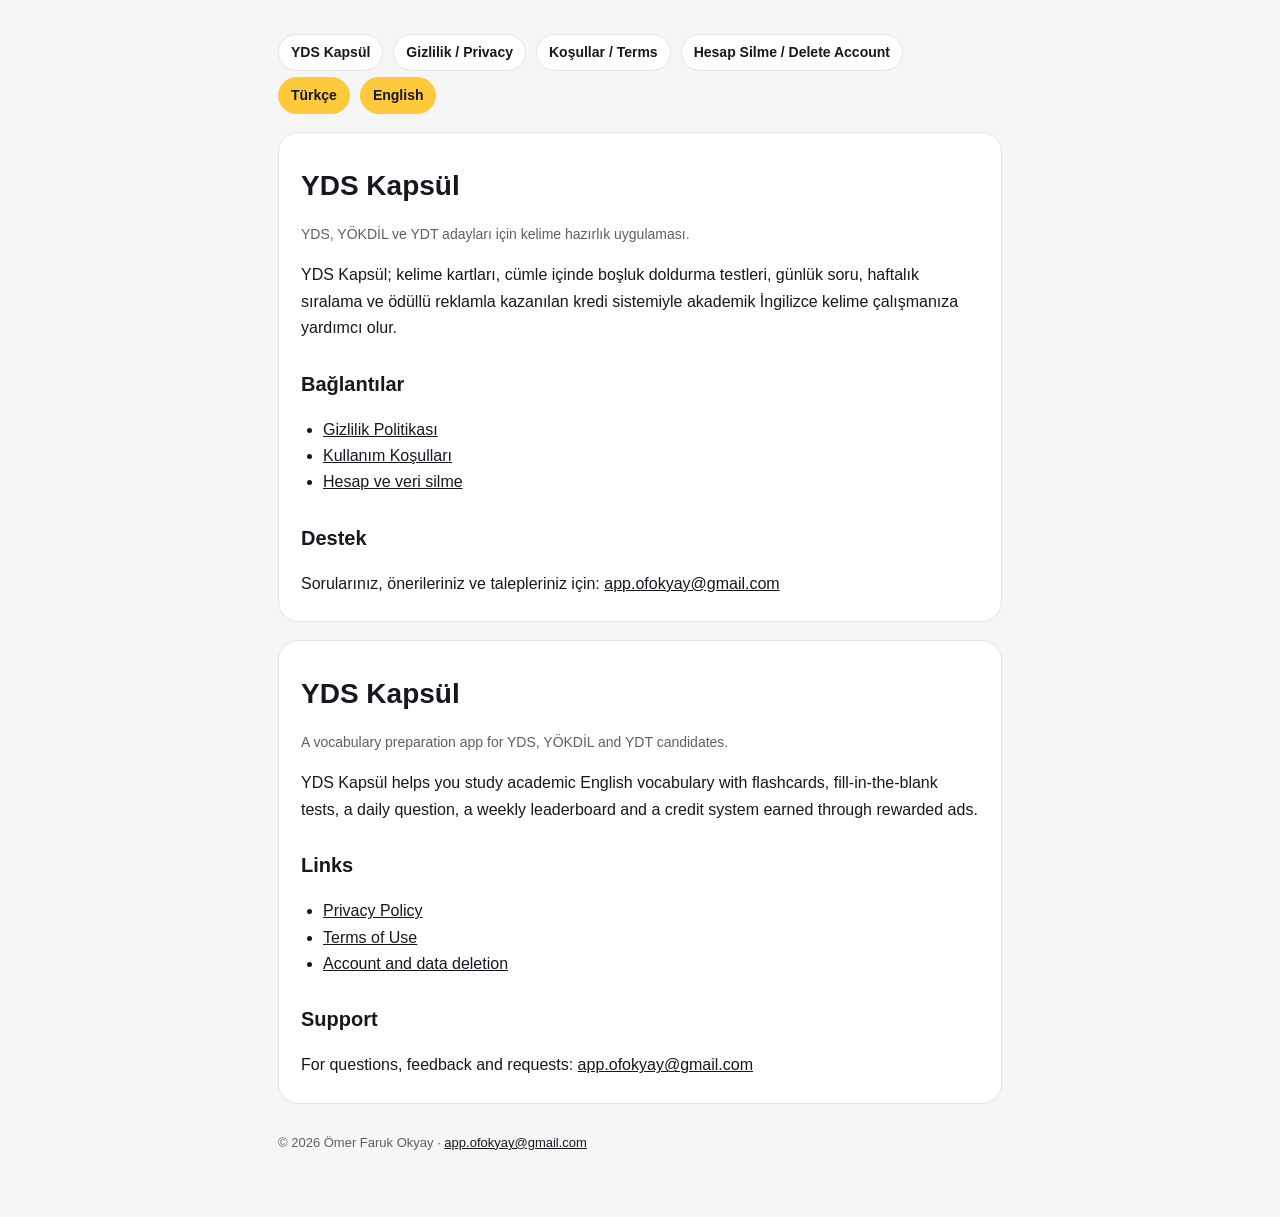
<file: index.html>
<!doctype html>
<html lang="tr"><head><meta charset="utf-8"><meta name="viewport" content="width=device-width,initial-scale=1">
<title>Ana sayfa / Home – YDS Kapsül</title><link rel="stylesheet" href="style.css"></head>
<body><main><nav><a href="index.html">YDS Kapsül</a><a href="privacy.html">Gizlilik / Privacy</a><a href="terms.html">Koşullar / Terms</a><a href="delete-account.html">Hesap Silme / Delete Account</a></nav><nav><a class="pill" href="#tr">Türkçe</a><a class="pill" href="#en">English</a></nav>
<section id="tr" class="card"><h1>YDS Kapsül</h1><p class="muted">YDS, YÖKDİL ve YDT adayları için kelime hazırlık uygulaması.</p>
<p>YDS Kapsül; kelime kartları, cümle içinde boşluk doldurma testleri, günlük soru, haftalık sıralama ve ödüllü reklamla kazanılan kredi sistemiyle akademik İngilizce kelime çalışmanıza yardımcı olur.</p>
<h2>Bağlantılar</h2><ul><li><a href="privacy.html">Gizlilik Politikası</a></li><li><a href="terms.html">Kullanım Koşulları</a></li><li><a href="delete-account.html">Hesap ve veri silme</a></li></ul>
<h2>Destek</h2><p>Sorularınız, önerileriniz ve talepleriniz için: <a href="mailto:app.ofokyay@gmail.com">app.ofokyay@gmail.com</a></p></section>
<section id="en" class="card"><h1>YDS Kapsül</h1><p class="muted">A vocabulary preparation app for YDS, YÖKDİL and YDT candidates.</p>
<p>YDS Kapsül helps you study academic English vocabulary with flashcards, fill-in-the-blank tests, a daily question, a weekly leaderboard and a credit system earned through rewarded ads.</p>
<h2>Links</h2><ul><li><a href="privacy.html">Privacy Policy</a></li><li><a href="terms.html">Terms of Use</a></li><li><a href="delete-account.html">Account and data deletion</a></li></ul>
<h2>Support</h2><p>For questions, feedback and requests: <a href="mailto:app.ofokyay@gmail.com">app.ofokyay@gmail.com</a></p></section>
<footer>© 2026 Ömer Faruk Okyay · <a href="mailto:app.ofokyay@gmail.com">app.ofokyay@gmail.com</a></footer></main></body></html>
</file>
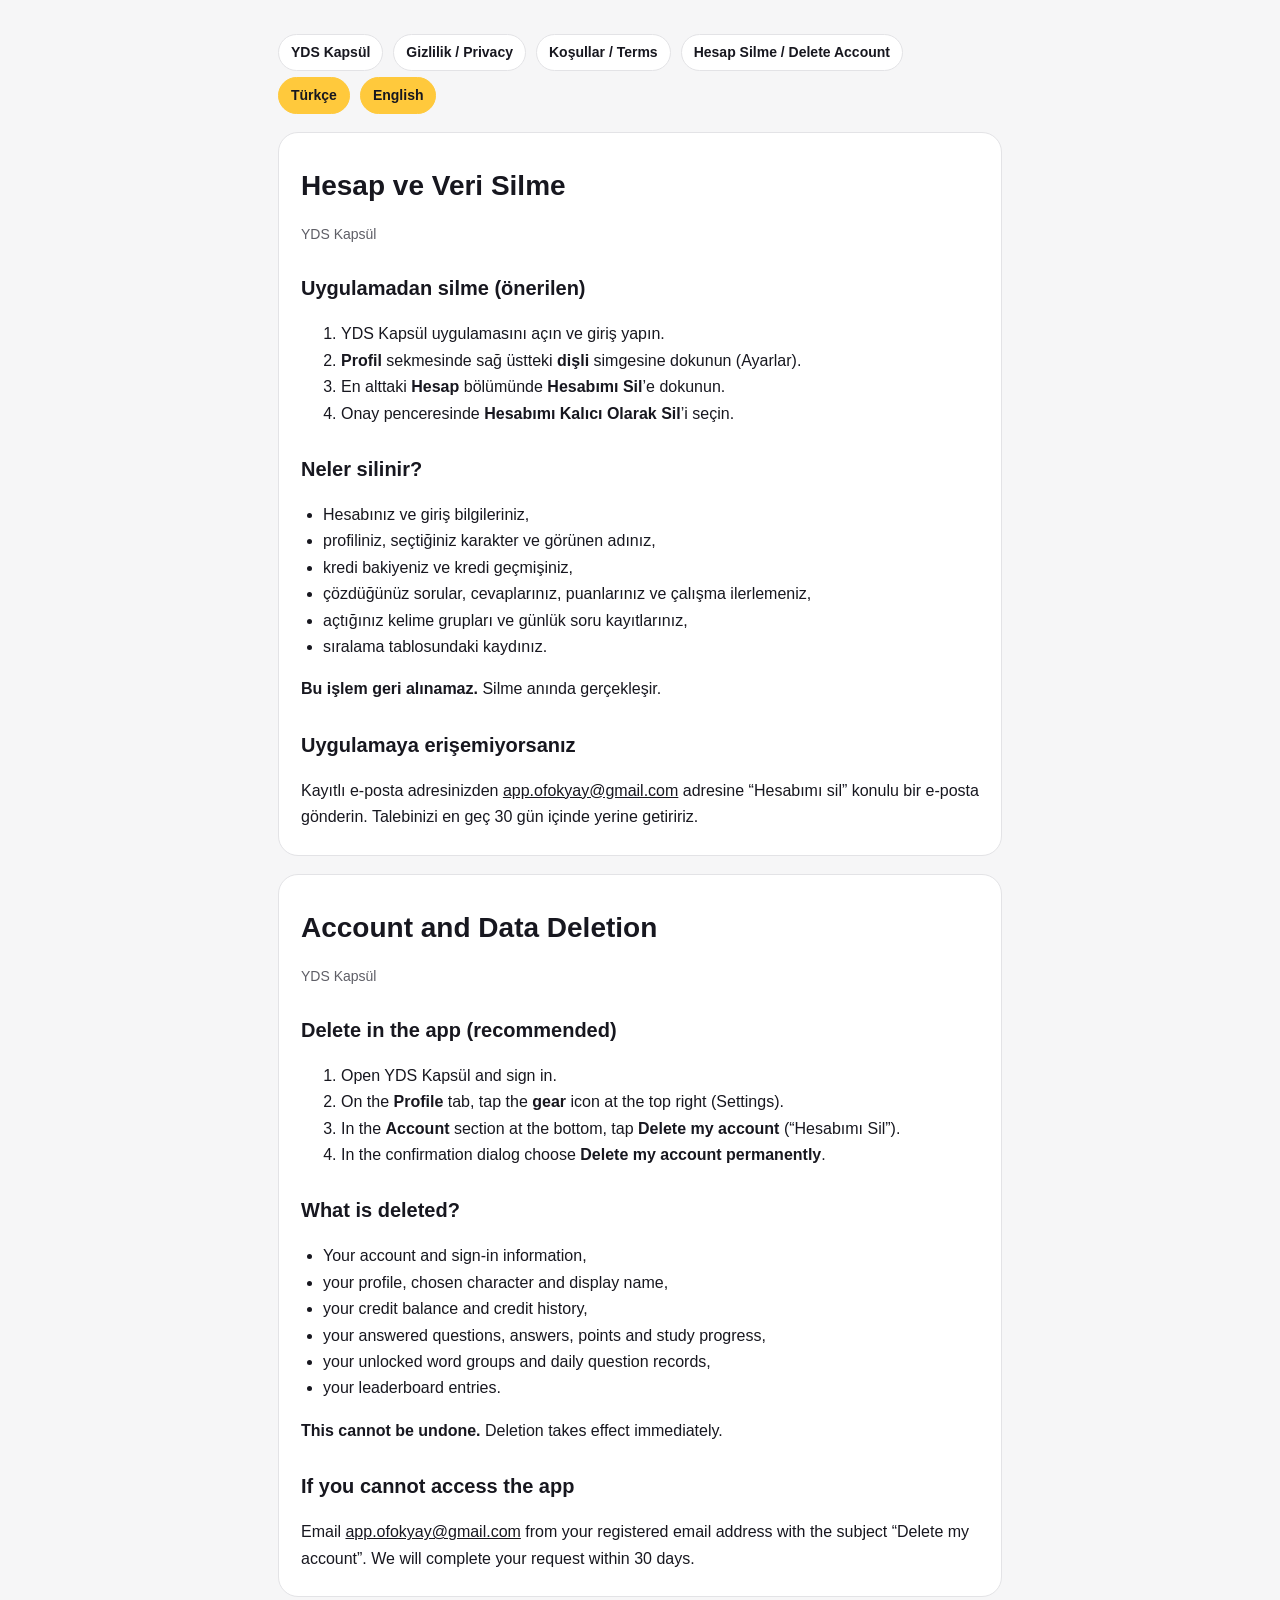
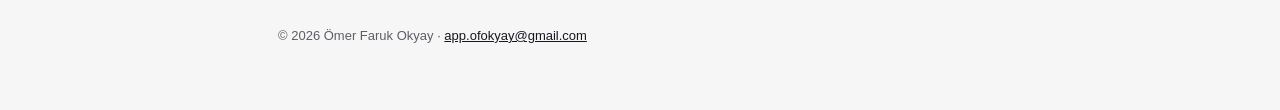
<file: delete-account.html>
<!doctype html>
<html lang="tr"><head><meta charset="utf-8"><meta name="viewport" content="width=device-width,initial-scale=1">
<title>Hesap Silme / Delete Account – YDS Kapsül</title><link rel="stylesheet" href="style.css"></head>
<body><main><nav><a href="index.html">YDS Kapsül</a><a href="privacy.html">Gizlilik / Privacy</a><a href="terms.html">Koşullar / Terms</a><a href="delete-account.html">Hesap Silme / Delete Account</a></nav><nav><a class="pill" href="#tr">Türkçe</a><a class="pill" href="#en">English</a></nav>
<section id="tr" class="card"><h1>Hesap ve Veri Silme</h1><p class="muted">YDS Kapsül</p>
<h2>Uygulamadan silme (önerilen)</h2><ol><li>YDS Kapsül uygulamasını açın ve giriş yapın.</li><li><strong>Profil</strong> sekmesinde sağ üstteki <strong>dişli</strong> simgesine dokunun (Ayarlar).</li><li>En alttaki <strong>Hesap</strong> bölümünde <strong>Hesabımı Sil</strong>’e dokunun.</li><li>Onay penceresinde <strong>Hesabımı Kalıcı Olarak Sil</strong>’i seçin.</li></ol>
<h2>Neler silinir?</h2><ul><li>Hesabınız ve giriş bilgileriniz,</li><li>profiliniz, seçtiğiniz karakter ve görünen adınız,</li><li>kredi bakiyeniz ve kredi geçmişiniz,</li><li>çözdüğünüz sorular, cevaplarınız, puanlarınız ve çalışma ilerlemeniz,</li><li>açtığınız kelime grupları ve günlük soru kayıtlarınız,</li><li>sıralama tablosundaki kaydınız.</li></ul>
<p><strong>Bu işlem geri alınamaz.</strong> Silme anında gerçekleşir.</p>
<h2>Uygulamaya erişemiyorsanız</h2><p>Kayıtlı e-posta adresinizden <a href="mailto:app.ofokyay@gmail.com">app.ofokyay@gmail.com</a> adresine “Hesabımı sil” konulu bir e-posta gönderin. Talebinizi en geç 30 gün içinde yerine getiririz.</p></section>
<section id="en" class="card"><h1>Account and Data Deletion</h1><p class="muted">YDS Kapsül</p>
<h2>Delete in the app (recommended)</h2><ol><li>Open YDS Kapsül and sign in.</li><li>On the <strong>Profile</strong> tab, tap the <strong>gear</strong> icon at the top right (Settings).</li><li>In the <strong>Account</strong> section at the bottom, tap <strong>Delete my account</strong> (“Hesabımı Sil”).</li><li>In the confirmation dialog choose <strong>Delete my account permanently</strong>.</li></ol>
<h2>What is deleted?</h2><ul><li>Your account and sign-in information,</li><li>your profile, chosen character and display name,</li><li>your credit balance and credit history,</li><li>your answered questions, answers, points and study progress,</li><li>your unlocked word groups and daily question records,</li><li>your leaderboard entries.</li></ul>
<p><strong>This cannot be undone.</strong> Deletion takes effect immediately.</p>
<h2>If you cannot access the app</h2><p>Email <a href="mailto:app.ofokyay@gmail.com">app.ofokyay@gmail.com</a> from your registered email address with the subject “Delete my account”. We will complete your request within 30 days.</p></section>
<footer>© 2026 Ömer Faruk Okyay · <a href="mailto:app.ofokyay@gmail.com">app.ofokyay@gmail.com</a></footer></main></body></html>
</file>
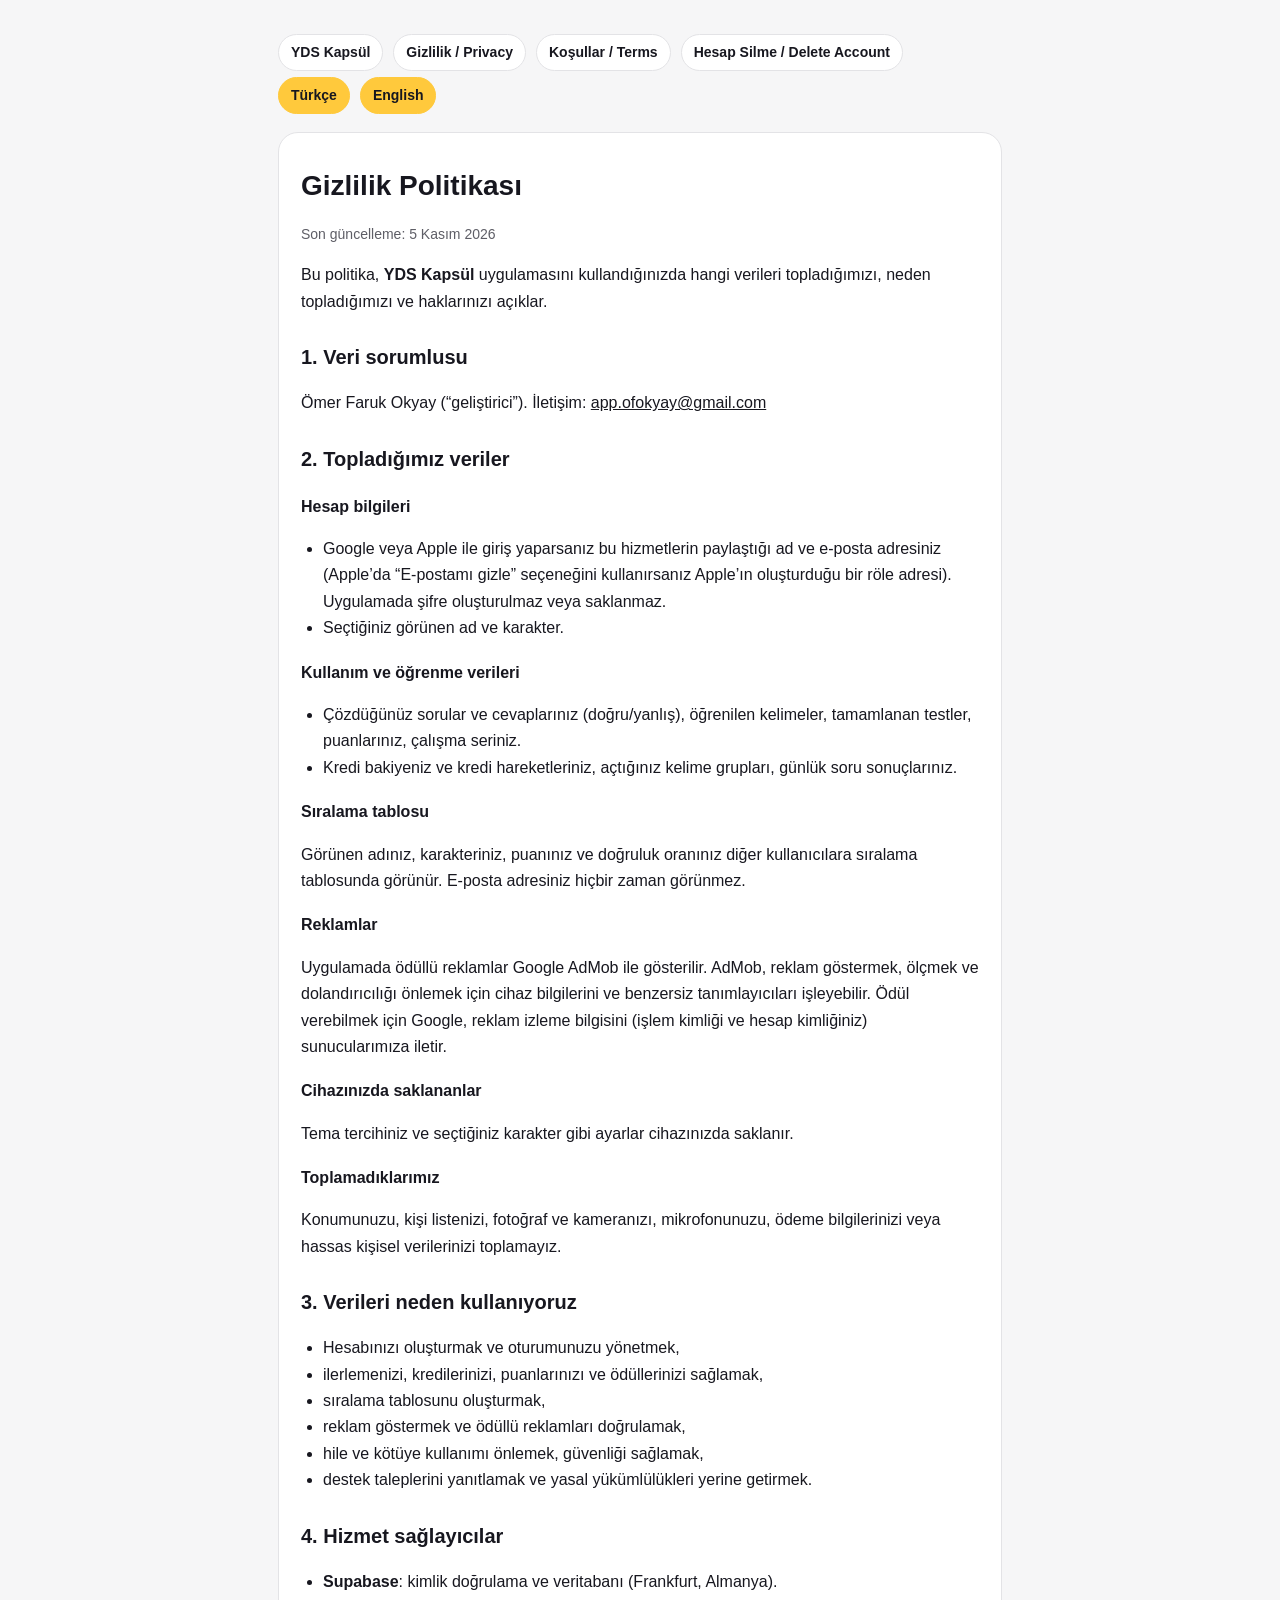
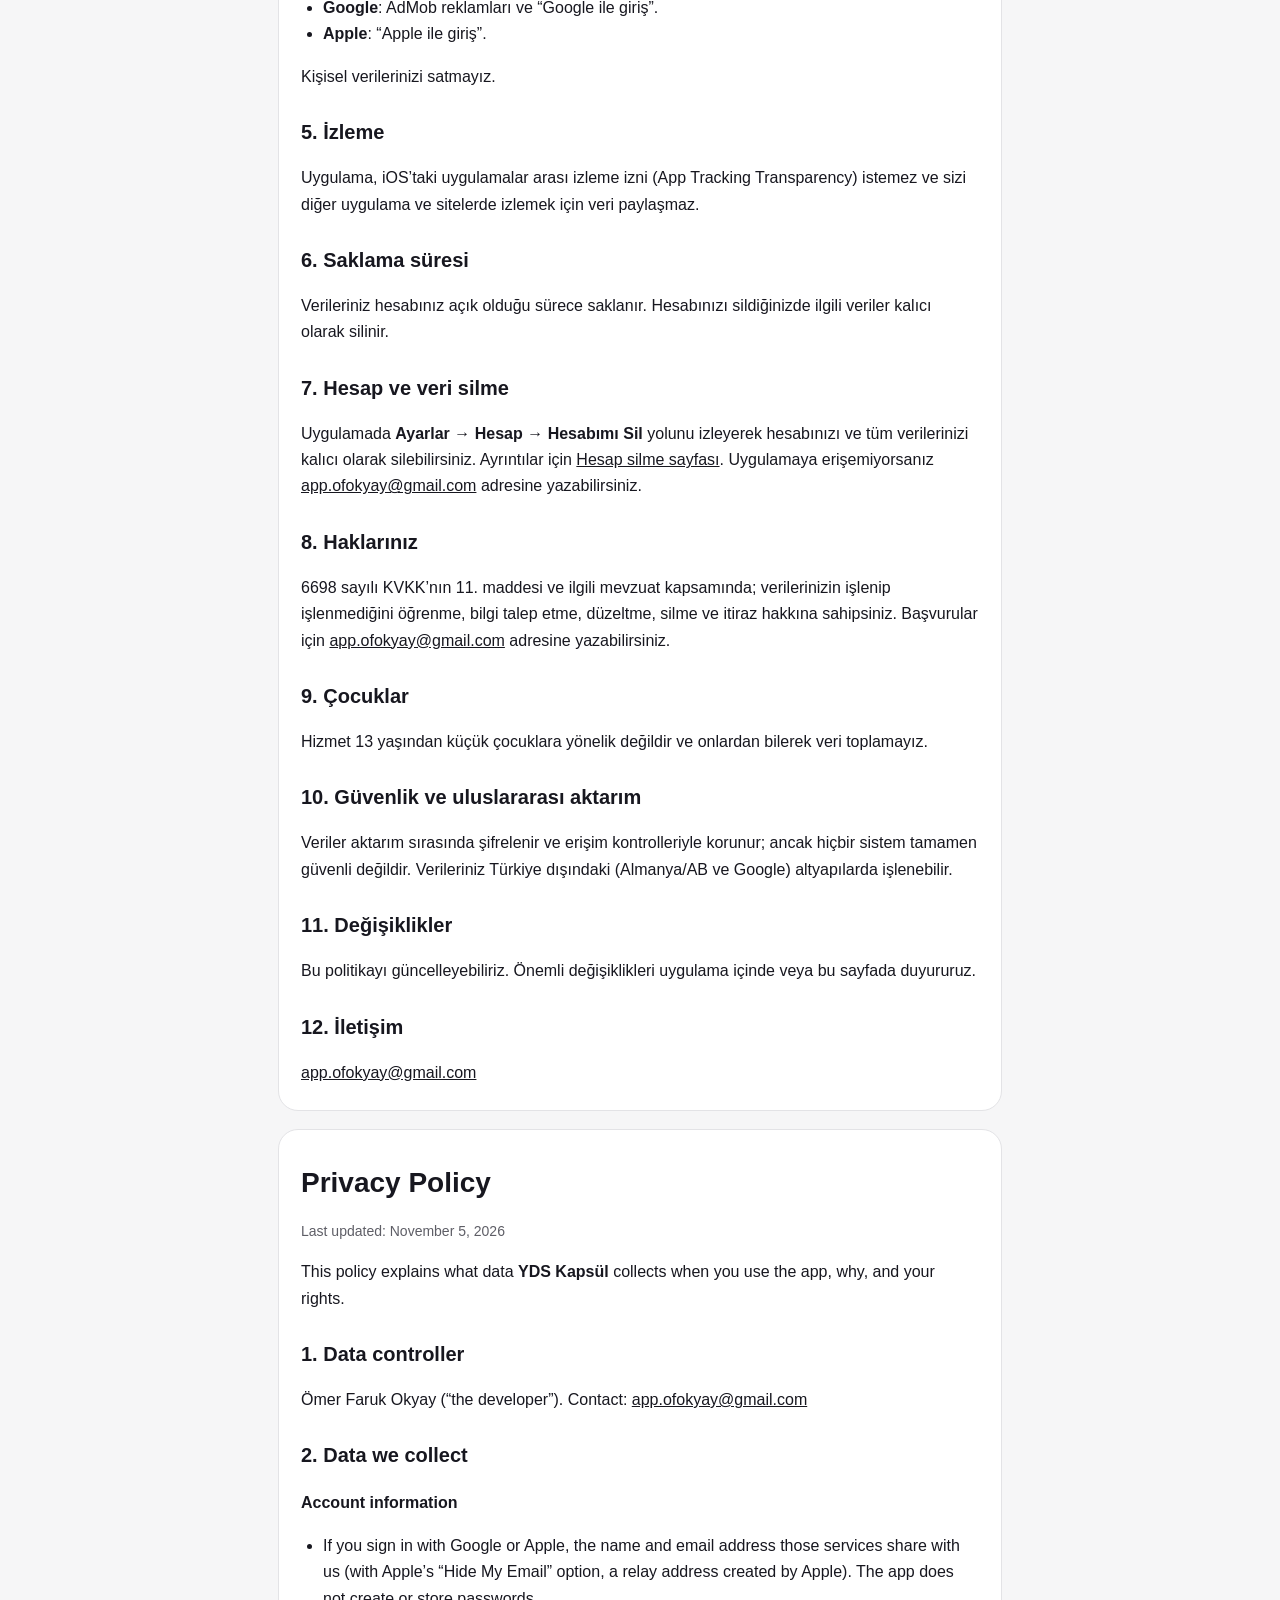
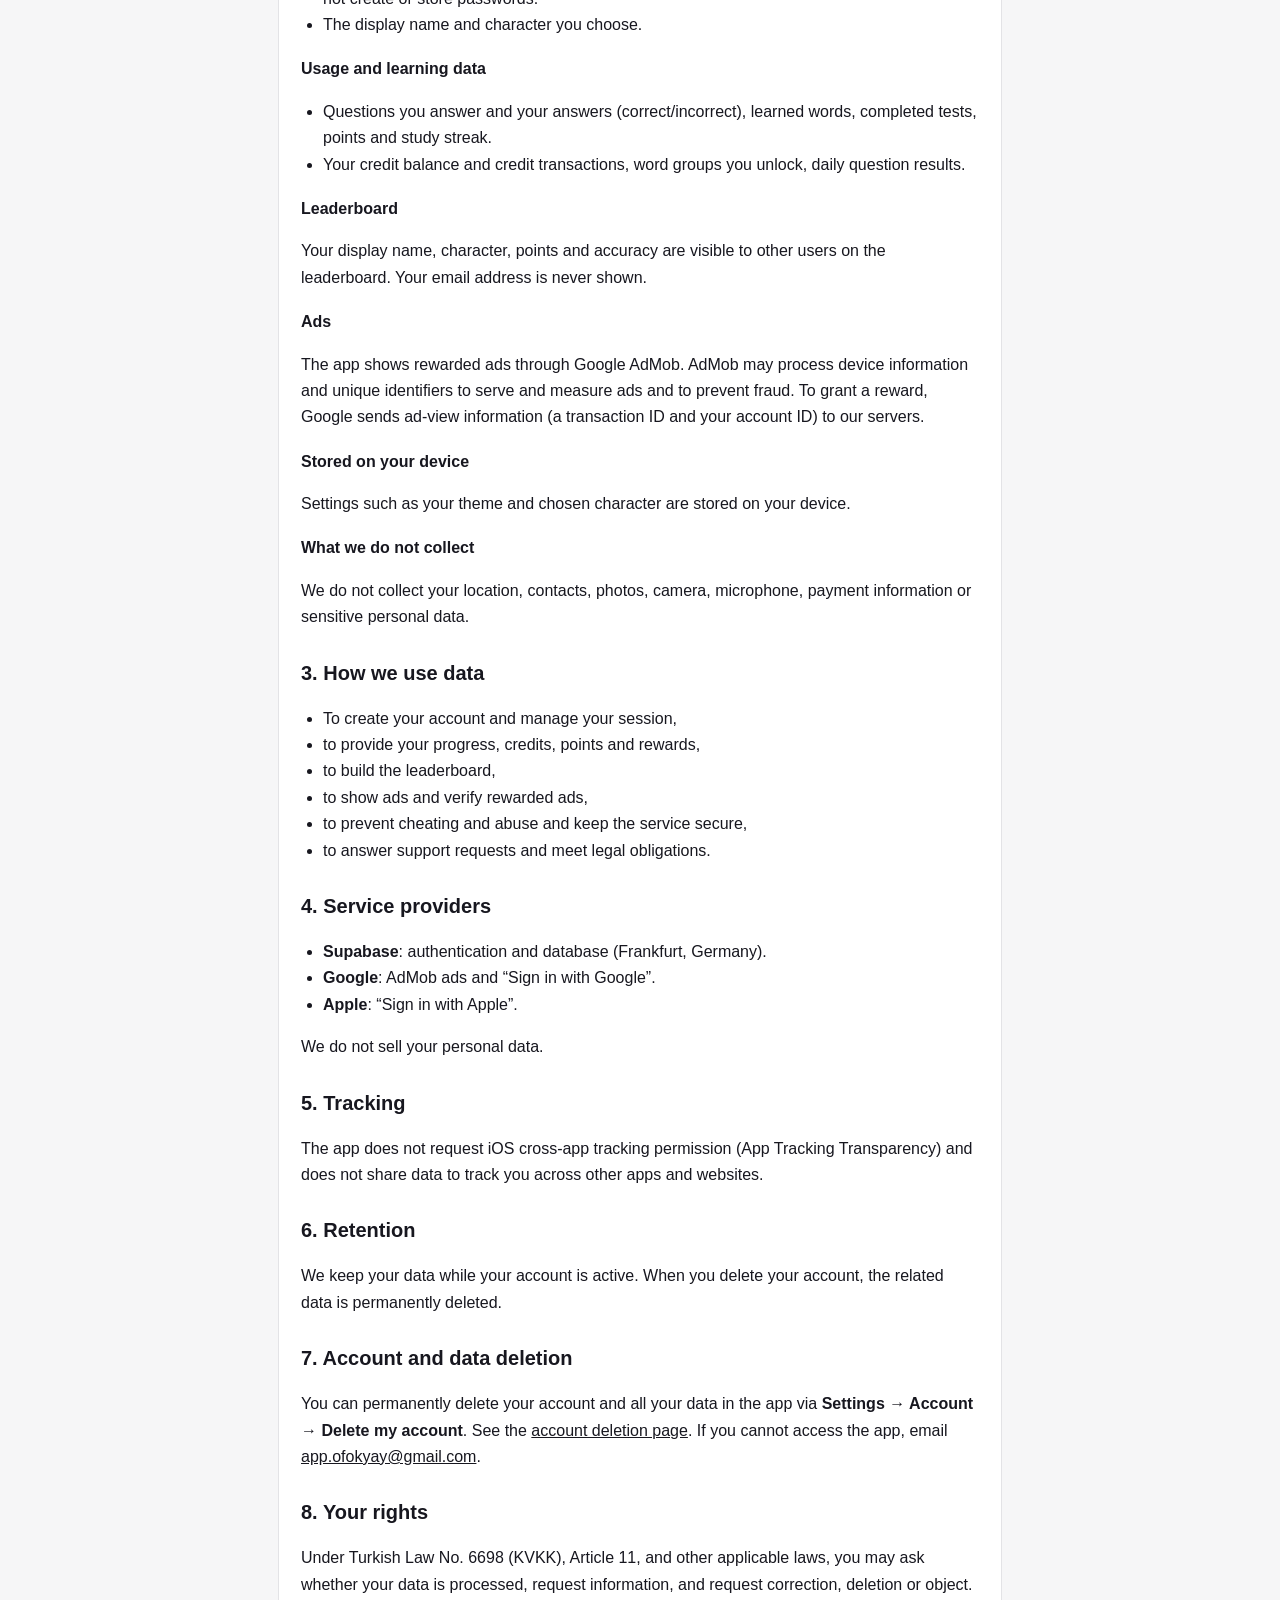
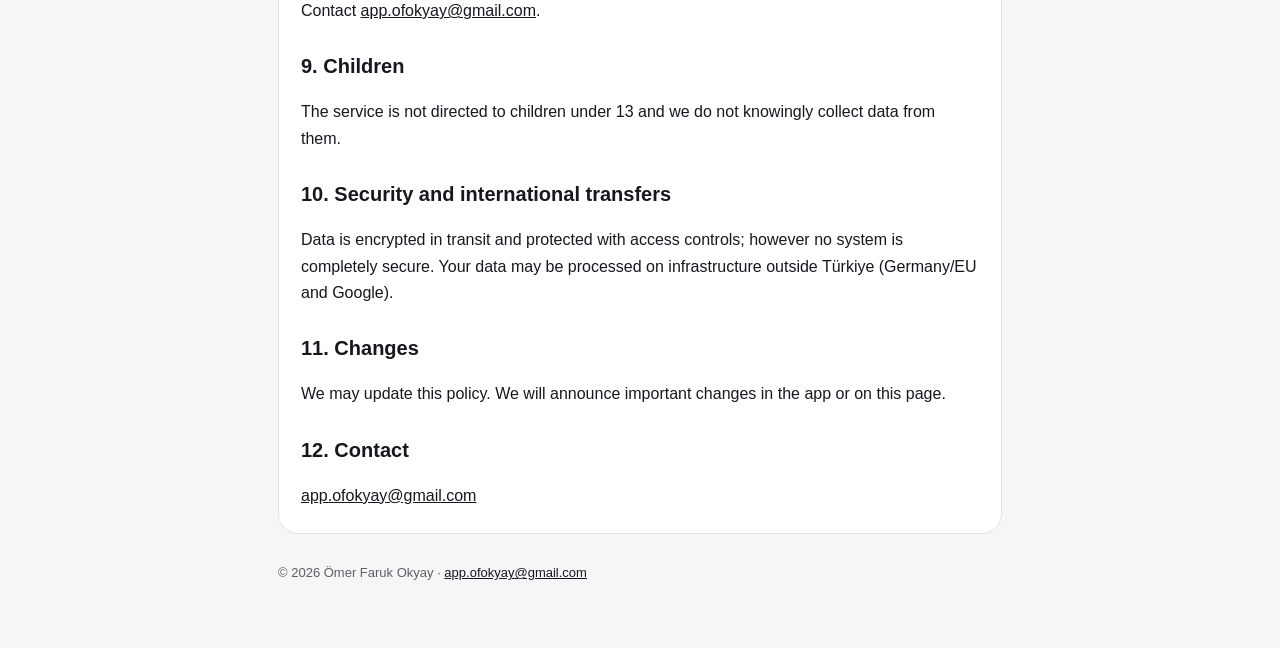
<file: privacy.html>
<!doctype html>
<html lang="tr"><head><meta charset="utf-8"><meta name="viewport" content="width=device-width,initial-scale=1">
<title>Gizlilik Politikası / Privacy Policy – YDS Kapsül</title><link rel="stylesheet" href="style.css"></head>
<body><main><nav><a href="index.html">YDS Kapsül</a><a href="privacy.html">Gizlilik / Privacy</a><a href="terms.html">Koşullar / Terms</a><a href="delete-account.html">Hesap Silme / Delete Account</a></nav><nav><a class="pill" href="#tr">Türkçe</a><a class="pill" href="#en">English</a></nav>
<section id="tr" class="card"><h1>Gizlilik Politikası</h1><p class="muted">Son güncelleme: 5 Kasım 2026</p>
<p>Bu politika, <strong>YDS Kapsül</strong> uygulamasını kullandığınızda hangi verileri topladığımızı, neden topladığımızı ve haklarınızı açıklar.</p>
<h2>1. Veri sorumlusu</h2><p>Ömer Faruk Okyay (“geliştirici”). İletişim: <a href="mailto:app.ofokyay@gmail.com">app.ofokyay@gmail.com</a></p>
<h2>2. Topladığımız veriler</h2>
<h3>Hesap bilgileri</h3><ul><li>Google veya Apple ile giriş yaparsanız bu hizmetlerin paylaştığı ad ve e-posta adresiniz (Apple’da “E-postamı gizle” seçeneğini kullanırsanız Apple’ın oluşturduğu bir röle adresi). Uygulamada şifre oluşturulmaz veya saklanmaz.</li><li>Seçtiğiniz görünen ad ve karakter.</li></ul>
<h3>Kullanım ve öğrenme verileri</h3><ul><li>Çözdüğünüz sorular ve cevaplarınız (doğru/yanlış), öğrenilen kelimeler, tamamlanan testler, puanlarınız, çalışma seriniz.</li><li>Kredi bakiyeniz ve kredi hareketleriniz, açtığınız kelime grupları, günlük soru sonuçlarınız.</li></ul>
<h3>Sıralama tablosu</h3><p>Görünen adınız, karakteriniz, puanınız ve doğruluk oranınız diğer kullanıcılara sıralama tablosunda görünür. E-posta adresiniz hiçbir zaman görünmez.</p>
<h3>Reklamlar</h3><p>Uygulamada ödüllü reklamlar Google AdMob ile gösterilir. AdMob, reklam göstermek, ölçmek ve dolandırıcılığı önlemek için cihaz bilgilerini ve benzersiz tanımlayıcıları işleyebilir. Ödül verebilmek için Google, reklam izleme bilgisini (işlem kimliği ve hesap kimliğiniz) sunucularımıza iletir.</p>
<h3>Cihazınızda saklananlar</h3><p>Tema tercihiniz ve seçtiğiniz karakter gibi ayarlar cihazınızda saklanır.</p>
<h3>Toplamadıklarımız</h3><p>Konumunuzu, kişi listenizi, fotoğraf ve kameranızı, mikrofonunuzu, ödeme bilgilerinizi veya hassas kişisel verilerinizi toplamayız.</p>
<h2>3. Verileri neden kullanıyoruz</h2><ul><li>Hesabınızı oluşturmak ve oturumunuzu yönetmek,</li><li>ilerlemenizi, kredilerinizi, puanlarınızı ve ödüllerinizi sağlamak,</li><li>sıralama tablosunu oluşturmak,</li><li>reklam göstermek ve ödüllü reklamları doğrulamak,</li><li>hile ve kötüye kullanımı önlemek, güvenliği sağlamak,</li><li>destek taleplerini yanıtlamak ve yasal yükümlülükleri yerine getirmek.</li></ul>
<h2>4. Hizmet sağlayıcılar</h2><ul><li><strong>Supabase</strong>: kimlik doğrulama ve veritabanı (Frankfurt, Almanya).</li><li><strong>Google</strong>: AdMob reklamları ve “Google ile giriş”.</li><li><strong>Apple</strong>: “Apple ile giriş”.</li></ul>
<p>Kişisel verilerinizi satmayız.</p>
<h2>5. İzleme</h2><p>Uygulama, iOS’taki uygulamalar arası izleme izni (App Tracking Transparency) istemez ve sizi diğer uygulama ve sitelerde izlemek için veri paylaşmaz.</p>
<h2>6. Saklama süresi</h2><p>Verileriniz hesabınız açık olduğu sürece saklanır. Hesabınızı sildiğinizde ilgili veriler kalıcı olarak silinir.</p>
<h2>7. Hesap ve veri silme</h2><p>Uygulamada <strong>Ayarlar → Hesap → Hesabımı Sil</strong> yolunu izleyerek hesabınızı ve tüm verilerinizi kalıcı olarak silebilirsiniz. Ayrıntılar için <a href="delete-account.html">Hesap silme sayfası</a>. Uygulamaya erişemiyorsanız <a href="mailto:app.ofokyay@gmail.com">app.ofokyay@gmail.com</a> adresine yazabilirsiniz.</p>
<h2>8. Haklarınız</h2><p>6698 sayılı KVKK’nın 11. maddesi ve ilgili mevzuat kapsamında; verilerinizin işlenip işlenmediğini öğrenme, bilgi talep etme, düzeltme, silme ve itiraz hakkına sahipsiniz. Başvurular için <a href="mailto:app.ofokyay@gmail.com">app.ofokyay@gmail.com</a> adresine yazabilirsiniz.</p>
<h2>9. Çocuklar</h2><p>Hizmet 13 yaşından küçük çocuklara yönelik değildir ve onlardan bilerek veri toplamayız.</p>
<h2>10. Güvenlik ve uluslararası aktarım</h2><p>Veriler aktarım sırasında şifrelenir ve erişim kontrolleriyle korunur; ancak hiçbir sistem tamamen güvenli değildir. Verileriniz Türkiye dışındaki (Almanya/AB ve Google) altyapılarda işlenebilir.</p>
<h2>11. Değişiklikler</h2><p>Bu politikayı güncelleyebiliriz. Önemli değişiklikleri uygulama içinde veya bu sayfada duyururuz.</p>
<h2>12. İletişim</h2><p><a href="mailto:app.ofokyay@gmail.com">app.ofokyay@gmail.com</a></p></section>
<section id="en" class="card"><h1>Privacy Policy</h1><p class="muted">Last updated: November 5, 2026</p>
<p>This policy explains what data <strong>YDS Kapsül</strong> collects when you use the app, why, and your rights.</p>
<h2>1. Data controller</h2><p>Ömer Faruk Okyay (“the developer”). Contact: <a href="mailto:app.ofokyay@gmail.com">app.ofokyay@gmail.com</a></p>
<h2>2. Data we collect</h2>
<h3>Account information</h3><ul><li>If you sign in with Google or Apple, the name and email address those services share with us (with Apple’s “Hide My Email” option, a relay address created by Apple). The app does not create or store passwords.</li><li>The display name and character you choose.</li></ul>
<h3>Usage and learning data</h3><ul><li>Questions you answer and your answers (correct/incorrect), learned words, completed tests, points and study streak.</li><li>Your credit balance and credit transactions, word groups you unlock, daily question results.</li></ul>
<h3>Leaderboard</h3><p>Your display name, character, points and accuracy are visible to other users on the leaderboard. Your email address is never shown.</p>
<h3>Ads</h3><p>The app shows rewarded ads through Google AdMob. AdMob may process device information and unique identifiers to serve and measure ads and to prevent fraud. To grant a reward, Google sends ad-view information (a transaction ID and your account ID) to our servers.</p>
<h3>Stored on your device</h3><p>Settings such as your theme and chosen character are stored on your device.</p>
<h3>What we do not collect</h3><p>We do not collect your location, contacts, photos, camera, microphone, payment information or sensitive personal data.</p>
<h2>3. How we use data</h2><ul><li>To create your account and manage your session,</li><li>to provide your progress, credits, points and rewards,</li><li>to build the leaderboard,</li><li>to show ads and verify rewarded ads,</li><li>to prevent cheating and abuse and keep the service secure,</li><li>to answer support requests and meet legal obligations.</li></ul>
<h2>4. Service providers</h2><ul><li><strong>Supabase</strong>: authentication and database (Frankfurt, Germany).</li><li><strong>Google</strong>: AdMob ads and “Sign in with Google”.</li><li><strong>Apple</strong>: “Sign in with Apple”.</li></ul>
<p>We do not sell your personal data.</p>
<h2>5. Tracking</h2><p>The app does not request iOS cross-app tracking permission (App Tracking Transparency) and does not share data to track you across other apps and websites.</p>
<h2>6. Retention</h2><p>We keep your data while your account is active. When you delete your account, the related data is permanently deleted.</p>
<h2>7. Account and data deletion</h2><p>You can permanently delete your account and all your data in the app via <strong>Settings → Account → Delete my account</strong>. See the <a href="delete-account.html">account deletion page</a>. If you cannot access the app, email <a href="mailto:app.ofokyay@gmail.com">app.ofokyay@gmail.com</a>.</p>
<h2>8. Your rights</h2><p>Under Turkish Law No. 6698 (KVKK), Article 11, and other applicable laws, you may ask whether your data is processed, request information, and request correction, deletion or object. Contact <a href="mailto:app.ofokyay@gmail.com">app.ofokyay@gmail.com</a>.</p>
<h2>9. Children</h2><p>The service is not directed to children under 13 and we do not knowingly collect data from them.</p>
<h2>10. Security and international transfers</h2><p>Data is encrypted in transit and protected with access controls; however no system is completely secure. Your data may be processed on infrastructure outside Türkiye (Germany/EU and Google).</p>
<h2>11. Changes</h2><p>We may update this policy. We will announce important changes in the app or on this page.</p>
<h2>12. Contact</h2><p><a href="mailto:app.ofokyay@gmail.com">app.ofokyay@gmail.com</a></p></section>
<footer>© 2026 Ömer Faruk Okyay · <a href="mailto:app.ofokyay@gmail.com">app.ofokyay@gmail.com</a></footer></main></body></html>
</file>
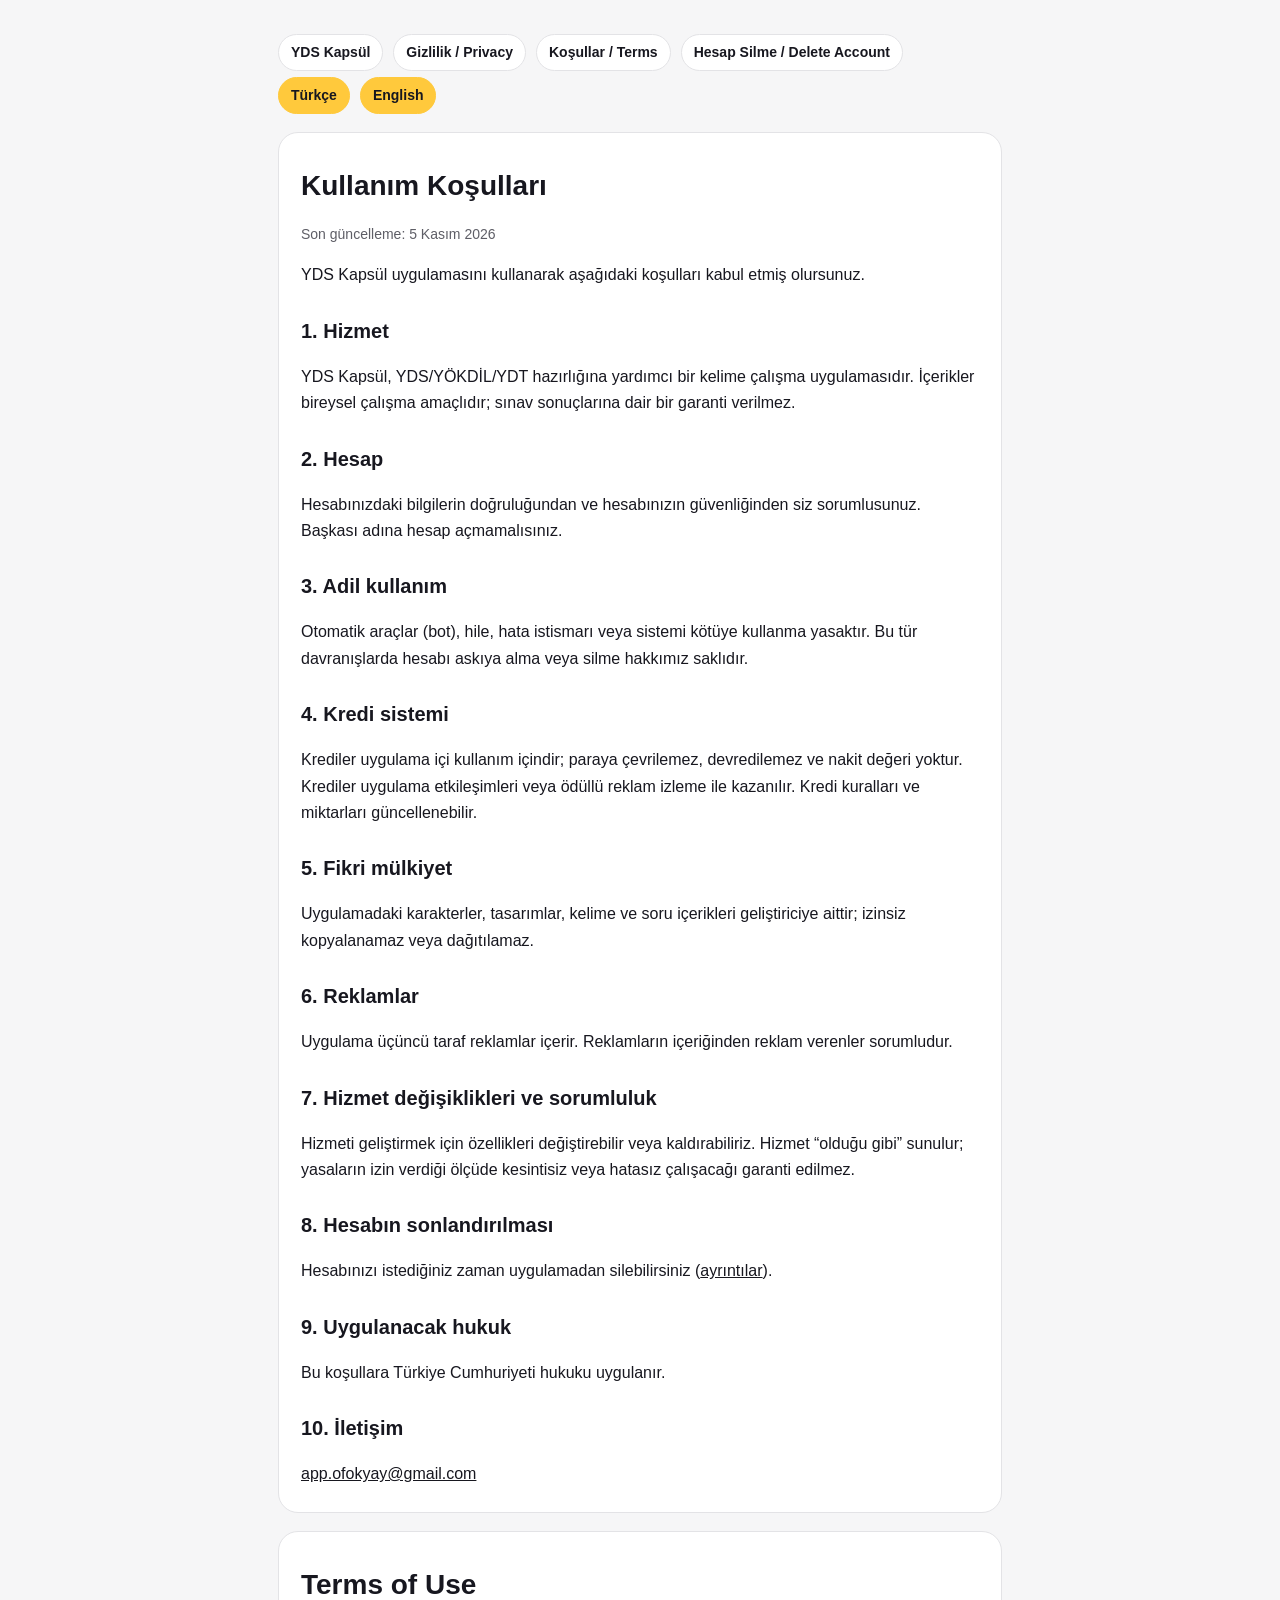
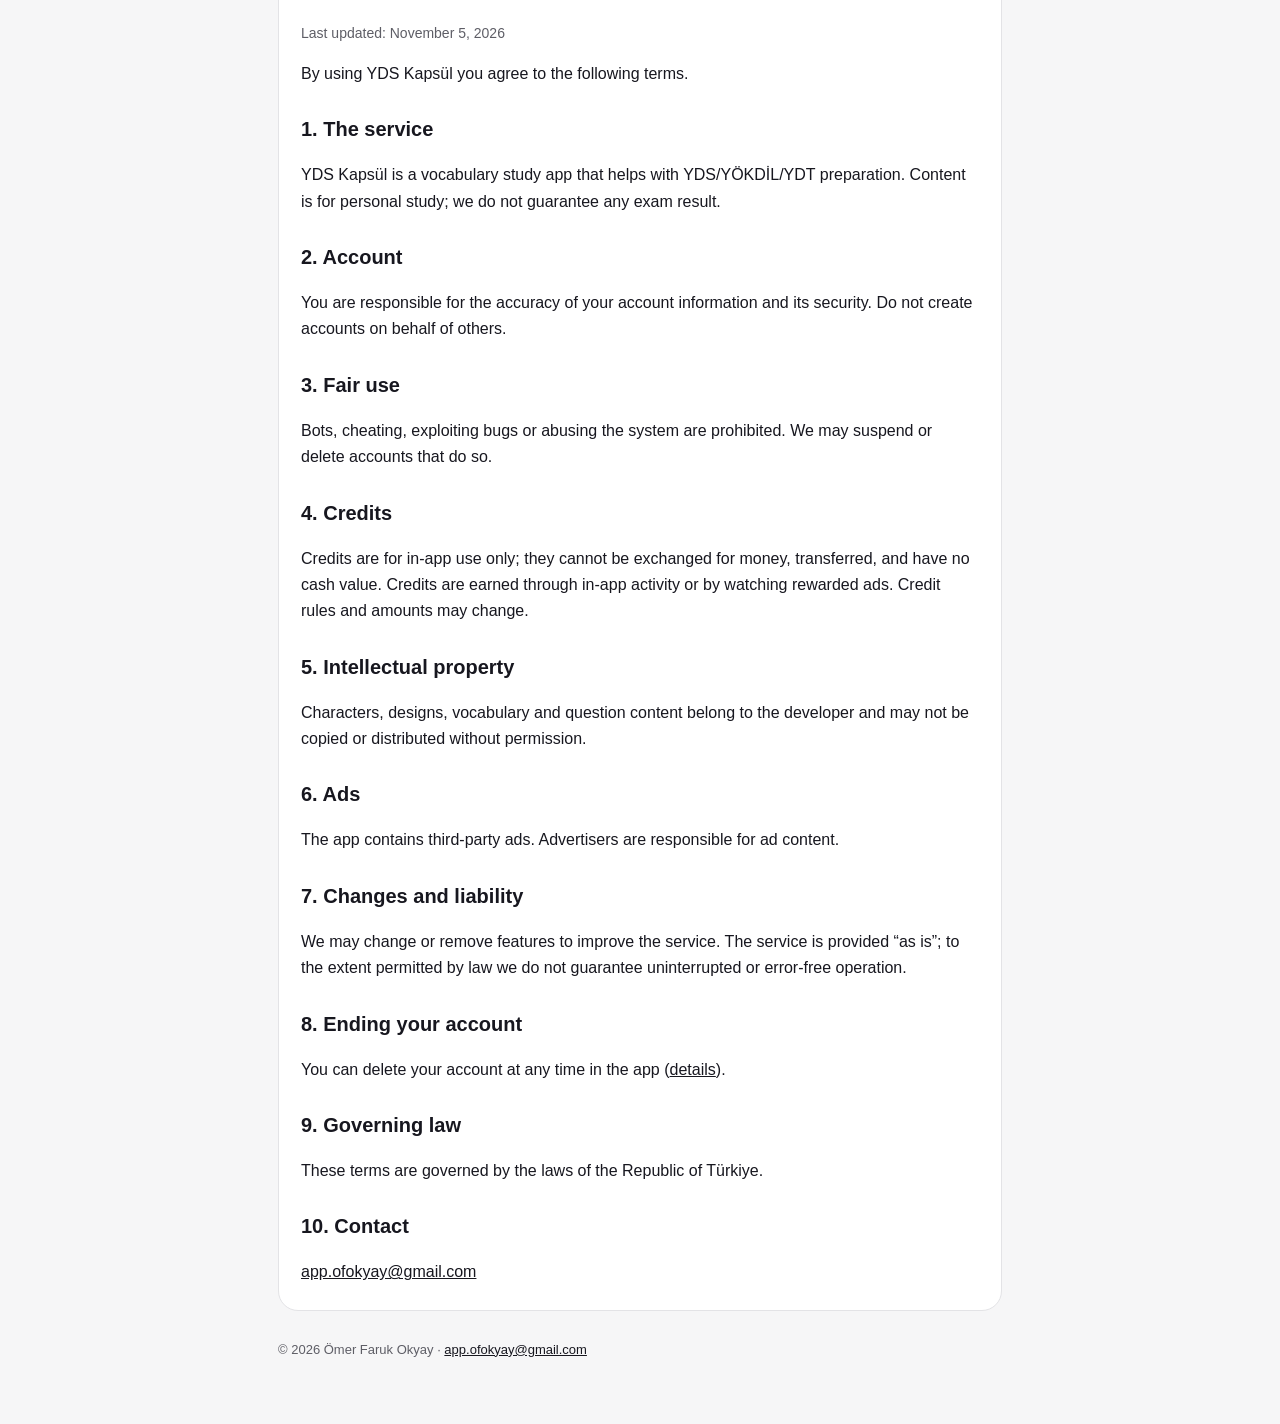
<file: terms.html>
<!doctype html>
<html lang="tr"><head><meta charset="utf-8"><meta name="viewport" content="width=device-width,initial-scale=1">
<title>Kullanım Koşulları / Terms of Use – YDS Kapsül</title><link rel="stylesheet" href="style.css"></head>
<body><main><nav><a href="index.html">YDS Kapsül</a><a href="privacy.html">Gizlilik / Privacy</a><a href="terms.html">Koşullar / Terms</a><a href="delete-account.html">Hesap Silme / Delete Account</a></nav><nav><a class="pill" href="#tr">Türkçe</a><a class="pill" href="#en">English</a></nav>
<section id="tr" class="card"><h1>Kullanım Koşulları</h1><p class="muted">Son güncelleme: 5 Kasım 2026</p>
<p>YDS Kapsül uygulamasını kullanarak aşağıdaki koşulları kabul etmiş olursunuz.</p>
<h2>1. Hizmet</h2><p>YDS Kapsül, YDS/YÖKDİL/YDT hazırlığına yardımcı bir kelime çalışma uygulamasıdır. İçerikler bireysel çalışma amaçlıdır; sınav sonuçlarına dair bir garanti verilmez.</p>
<h2>2. Hesap</h2><p>Hesabınızdaki bilgilerin doğruluğundan ve hesabınızın güvenliğinden siz sorumlusunuz. Başkası adına hesap açmamalısınız.</p>
<h2>3. Adil kullanım</h2><p>Otomatik araçlar (bot), hile, hata istismarı veya sistemi kötüye kullanma yasaktır. Bu tür davranışlarda hesabı askıya alma veya silme hakkımız saklıdır.</p>
<h2>4. Kredi sistemi</h2><p>Krediler uygulama içi kullanım içindir; paraya çevrilemez, devredilemez ve nakit değeri yoktur. Krediler uygulama etkileşimleri veya ödüllü reklam izleme ile kazanılır. Kredi kuralları ve miktarları güncellenebilir.</p>
<h2>5. Fikri mülkiyet</h2><p>Uygulamadaki karakterler, tasarımlar, kelime ve soru içerikleri geliştiriciye aittir; izinsiz kopyalanamaz veya dağıtılamaz.</p>
<h2>6. Reklamlar</h2><p>Uygulama üçüncü taraf reklamlar içerir. Reklamların içeriğinden reklam verenler sorumludur.</p>
<h2>7. Hizmet değişiklikleri ve sorumluluk</h2><p>Hizmeti geliştirmek için özellikleri değiştirebilir veya kaldırabiliriz. Hizmet “olduğu gibi” sunulur; yasaların izin verdiği ölçüde kesintisiz veya hatasız çalışacağı garanti edilmez.</p>
<h2>8. Hesabın sonlandırılması</h2><p>Hesabınızı istediğiniz zaman uygulamadan silebilirsiniz (<a href="delete-account.html">ayrıntılar</a>).</p>
<h2>9. Uygulanacak hukuk</h2><p>Bu koşullara Türkiye Cumhuriyeti hukuku uygulanır.</p>
<h2>10. İletişim</h2><p><a href="mailto:app.ofokyay@gmail.com">app.ofokyay@gmail.com</a></p></section>
<section id="en" class="card"><h1>Terms of Use</h1><p class="muted">Last updated: November 5, 2026</p>
<p>By using YDS Kapsül you agree to the following terms.</p>
<h2>1. The service</h2><p>YDS Kapsül is a vocabulary study app that helps with YDS/YÖKDİL/YDT preparation. Content is for personal study; we do not guarantee any exam result.</p>
<h2>2. Account</h2><p>You are responsible for the accuracy of your account information and its security. Do not create accounts on behalf of others.</p>
<h2>3. Fair use</h2><p>Bots, cheating, exploiting bugs or abusing the system are prohibited. We may suspend or delete accounts that do so.</p>
<h2>4. Credits</h2><p>Credits are for in-app use only; they cannot be exchanged for money, transferred, and have no cash value. Credits are earned through in-app activity or by watching rewarded ads. Credit rules and amounts may change.</p>
<h2>5. Intellectual property</h2><p>Characters, designs, vocabulary and question content belong to the developer and may not be copied or distributed without permission.</p>
<h2>6. Ads</h2><p>The app contains third-party ads. Advertisers are responsible for ad content.</p>
<h2>7. Changes and liability</h2><p>We may change or remove features to improve the service. The service is provided “as is”; to the extent permitted by law we do not guarantee uninterrupted or error-free operation.</p>
<h2>8. Ending your account</h2><p>You can delete your account at any time in the app (<a href="delete-account.html">details</a>).</p>
<h2>9. Governing law</h2><p>These terms are governed by the laws of the Republic of Türkiye.</p>
<h2>10. Contact</h2><p><a href="mailto:app.ofokyay@gmail.com">app.ofokyay@gmail.com</a></p></section>
<footer>© 2026 Ömer Faruk Okyay · <a href="mailto:app.ofokyay@gmail.com">app.ofokyay@gmail.com</a></footer></main></body></html>
</file>
<file: style.css>
:root{--bg:#f6f6f7;--card:#fff;--text:#17171f;--muted:#5e5e66;--accent:#17171f;--lime:#ffc93c;--border:#e3e3e6}
@media (prefers-color-scheme:dark){:root{--bg:#121214;--card:#1c1c1f;--text:#f5f5fa;--muted:#a8a8b0;--accent:#f2f2f5;--border:#34343a}}
*{box-sizing:border-box}body{margin:0;background:var(--bg);color:var(--text);font:16px/1.65 -apple-system,BlinkMacSystemFont,"Segoe UI",Roboto,Helvetica,Arial,sans-serif}
main{max-width:760px;margin:0 auto;padding:28px 18px 64px}
.card{background:var(--card);border:1px solid var(--border);border-radius:20px;padding:22px 22px 8px;margin:18px 0}
h1{font-size:28px;margin:8px 0 4px}h2{font-size:20px;margin:26px 0 8px;color:var(--accent)}h3{font-size:16px;margin:18px 0 4px}
p,li{color:var(--text)}.muted{color:var(--muted);font-size:14px}a{color:var(--accent)}
nav{display:flex;gap:10px;flex-wrap:wrap;margin:6px 0 4px}nav a{padding:6px 12px;border:1px solid var(--border);border-radius:999px;text-decoration:none;font-weight:600;font-size:14px;background:var(--card)}
nav a.pill{background:var(--lime);color:#17171f;border-color:var(--lime)}
ul{padding-left:22px}footer{margin-top:28px;color:var(--muted);font-size:13px}hr{border:0;border-top:1px solid var(--border);margin:34px 0}
</file>
